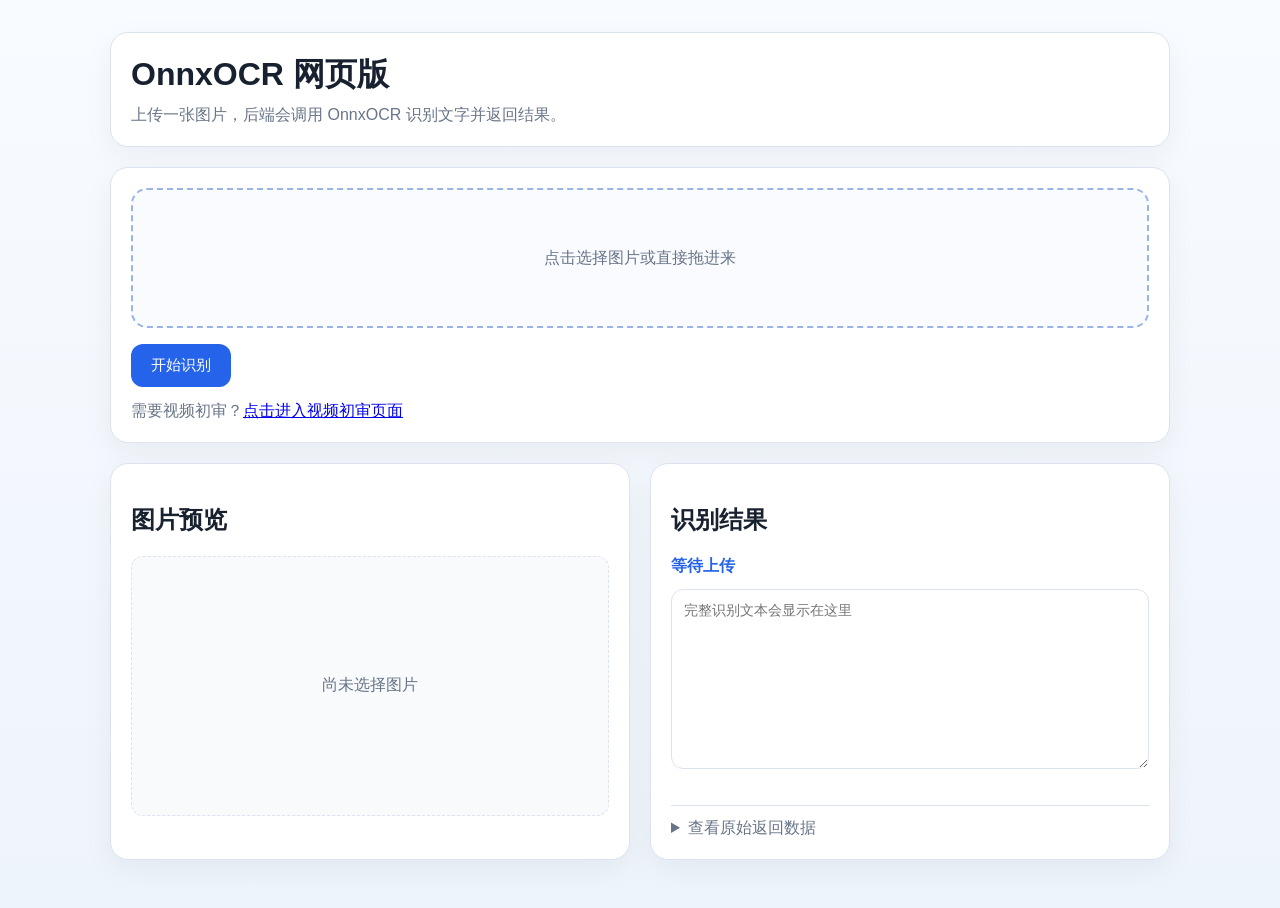
<file: templates/index.html>
<!DOCTYPE html>
<html lang="zh-CN">
  <head>
    <meta charset="UTF-8" />
    <meta name="viewport" content="width=device-width, initial-scale=1.0" />
    <title>OnnxOCR Demo</title>
    <link rel="stylesheet" href="/static/style.css" />
  </head>
  <body>
    <main class="container">
      <section class="card hero">
        <h1>OnnxOCR 网页版</h1>
        <p>上传一张图片，后端会调用 OnnxOCR 识别文字并返回结果。</p>
      </section>

      <section class="card uploader">
        <form id="ocr-form">
          <label class="upload-box" for="file-input">
            <input id="file-input" name="file" type="file" accept="image/*" required />
            <span>点击选择图片或直接拖进来</span>
          </label>
          <button id="submit-btn" type="submit">开始识别</button>
        </form>
        <div style="margin-top: 14px; color: #687588;">
          需要视频初审？<a href="/video-review">点击进入视频初审页面</a>
        </div>
      </section>

      <section class="grid">
        <div class="card preview-card">
          <h2>图片预览</h2>
          <img id="preview" alt="预览图" />
          <div id="empty-preview" class="placeholder">尚未选择图片</div>
        </div>

        <div class="card result-card">
          <h2>识别结果</h2>
          <div id="status" class="status">等待上传</div>
          <textarea id="full-text" placeholder="完整识别文本会显示在这里"></textarea>
          <div id="items"></div>
          <details class="debug-box">
            <summary>查看原始返回数据</summary>
            <pre id="raw-json">尚无数据</pre>
          </details>
        </div>
      </section>
    </main>

    <script>
      const form = document.getElementById('ocr-form');
      const input = document.getElementById('file-input');
      const preview = document.getElementById('preview');
      const emptyPreview = document.getElementById('empty-preview');
      const statusEl = document.getElementById('status');
      const fullTextEl = document.getElementById('full-text');
      const itemsEl = document.getElementById('items');
      const submitBtn = document.getElementById('submit-btn');
      const rawJsonEl = document.getElementById('raw-json');

      function renderPreview(file) {
        if (!file) return;
        const url = URL.createObjectURL(file);
        preview.src = url;
        preview.style.display = 'block';
        emptyPreview.style.display = 'none';
      }

      function renderItems(items) {
        itemsEl.innerHTML = '';
        if (!items || !items.length) {
          itemsEl.innerHTML = '<div class="muted">没有识别到文字</div>';
          return;
        }

        items.forEach((item, index) => {
          const div = document.createElement('div');
          div.className = 'ocr-item';
          div.innerHTML = `
            <div class="ocr-item-head">#${index + 1} <span>${(item.score ?? 0).toFixed(4)}</span></div>
            <div class="ocr-text">${item.text || ''}</div>
          `;
          itemsEl.appendChild(div);
        });
      }

      input.addEventListener('change', () => {
        const file = input.files?.[0];
        if (file) renderPreview(file);
      });

      form.addEventListener('submit', async (e) => {
        e.preventDefault();
        const file = input.files?.[0];
        if (!file) {
          alert('请先选择图片');
          return;
        }

        const formData = new FormData();
        formData.append('file', file);

        submitBtn.disabled = true;
        statusEl.textContent = '识别中...';
        fullTextEl.value = '';
        itemsEl.innerHTML = '';
        rawJsonEl.textContent = '识别中...';

        try {
          const resp = await fetch('/api/ocr', {
            method: 'POST',
            body: formData,
          });
          const data = await resp.json();

          if (!resp.ok) {
            throw new Error(data.detail || '识别失败');
          }

          statusEl.textContent = data.count > 0 ? `识别完成，共 ${data.count} 条结果` : '识别完成，但没有识别到文字';
          fullTextEl.value = data.full_text || '';
          rawJsonEl.textContent = JSON.stringify(data, null, 2);
          renderItems(data.items || []);
        } catch (err) {
          statusEl.textContent = '识别失败';
          itemsEl.innerHTML = `<div class="error">${err.message}</div>`;
          rawJsonEl.textContent = err.message || '识别失败';
        } finally {
          submitBtn.disabled = false;
        }
      });
    </script>
  </body>
</html>
</file>
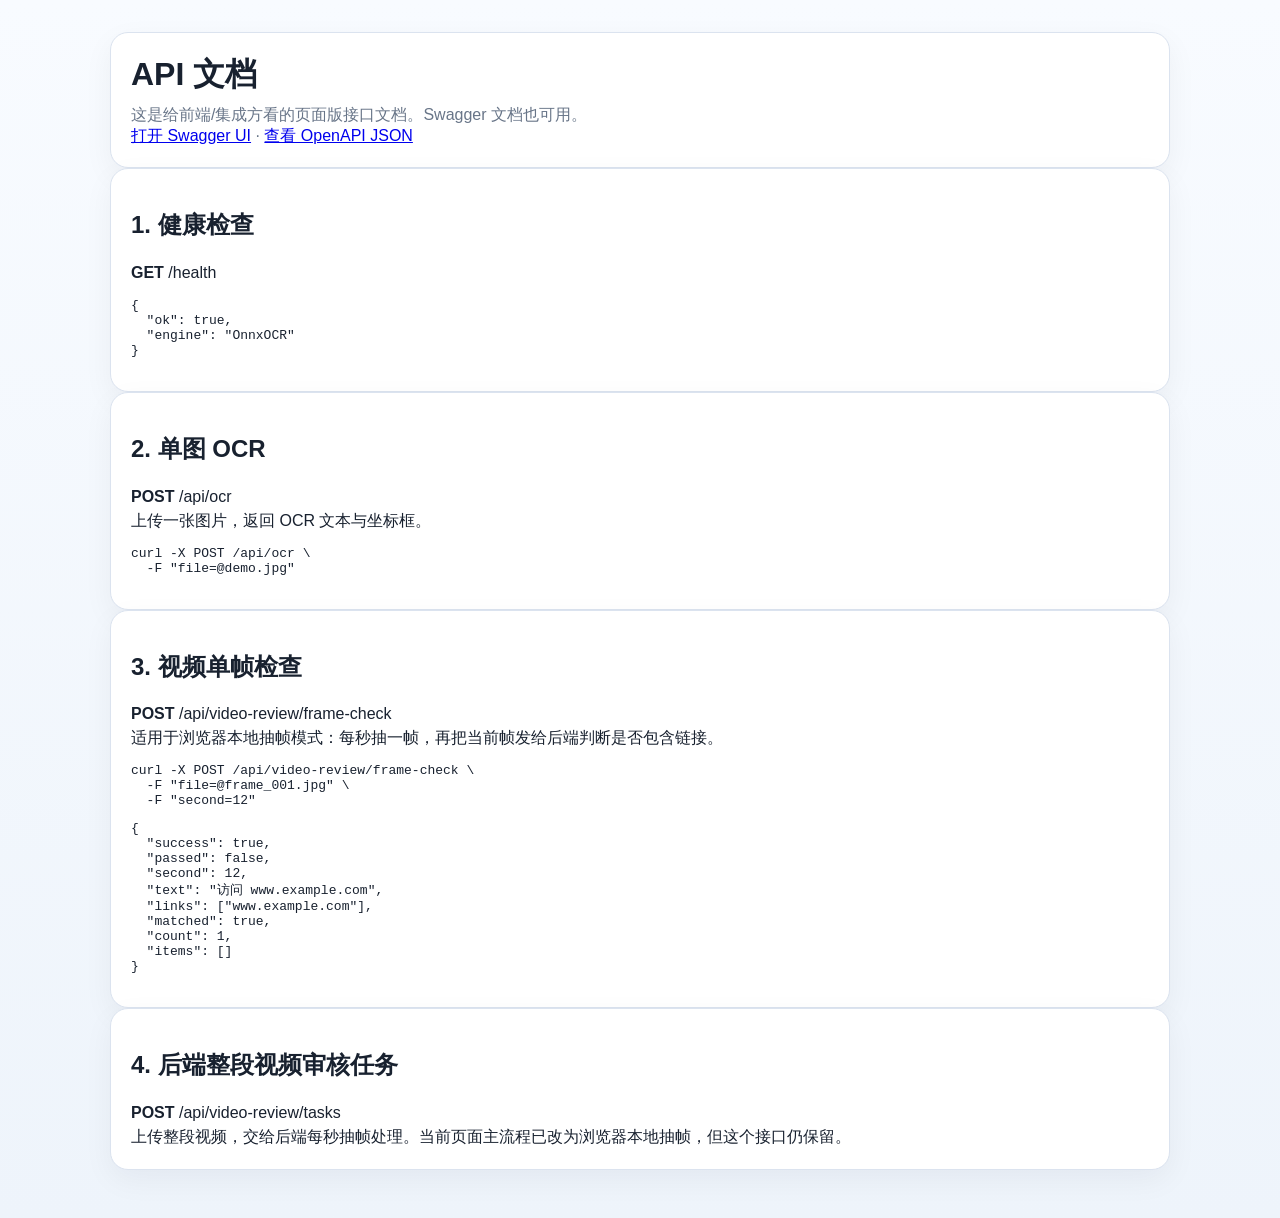
<file: templates/api_docs.html>
<!DOCTYPE html>
<html lang="zh-CN">
  <head>
    <meta charset="UTF-8" />
    <meta name="viewport" content="width=device-width, initial-scale=1.0" />
    <title>API 文档</title>
    <link rel="stylesheet" href="/static/style.css" />
  </head>
  <body>
    <main class="container">
      <section class="card hero">
        <h1>API 文档</h1>
        <p>这是给前端/集成方看的页面版接口文档。Swagger 文档也可用。</p>
        <p>
          <a href="/docs">打开 Swagger UI</a>
          ·
          <a href="/openapi.json">查看 OpenAPI JSON</a>
        </p>
      </section>

      <section class="card">
        <h2>1. 健康检查</h2>
        <div class="ocr-text"><strong>GET</strong> /health</div>
        <pre class="doc-pre">{
  "ok": true,
  "engine": "OnnxOCR"
}</pre>
      </section>

      <section class="card">
        <h2>2. 单图 OCR</h2>
        <div class="ocr-text"><strong>POST</strong> /api/ocr</div>
        <div class="ocr-text">上传一张图片，返回 OCR 文本与坐标框。</div>
        <pre class="doc-pre">curl -X POST /api/ocr \
  -F "file=@demo.jpg"</pre>
      </section>

      <section class="card">
        <h2>3. 视频单帧检查</h2>
        <div class="ocr-text"><strong>POST</strong> /api/video-review/frame-check</div>
        <div class="ocr-text">适用于浏览器本地抽帧模式：每秒抽一帧，再把当前帧发给后端判断是否包含链接。</div>
        <pre class="doc-pre">curl -X POST /api/video-review/frame-check \
  -F "file=@frame_001.jpg" \
  -F "second=12"</pre>
        <pre class="doc-pre">{
  "success": true,
  "passed": false,
  "second": 12,
  "text": "访问 www.example.com",
  "links": ["www.example.com"],
  "matched": true,
  "count": 1,
  "items": []
}</pre>
      </section>

      <section class="card">
        <h2>4. 后端整段视频审核任务</h2>
        <div class="ocr-text"><strong>POST</strong> /api/video-review/tasks</div>
        <div class="ocr-text">上传整段视频，交给后端每秒抽帧处理。当前页面主流程已改为浏览器本地抽帧，但这个接口仍保留。</div>
      </section>
    </main>
  </body>
</html>
</file>
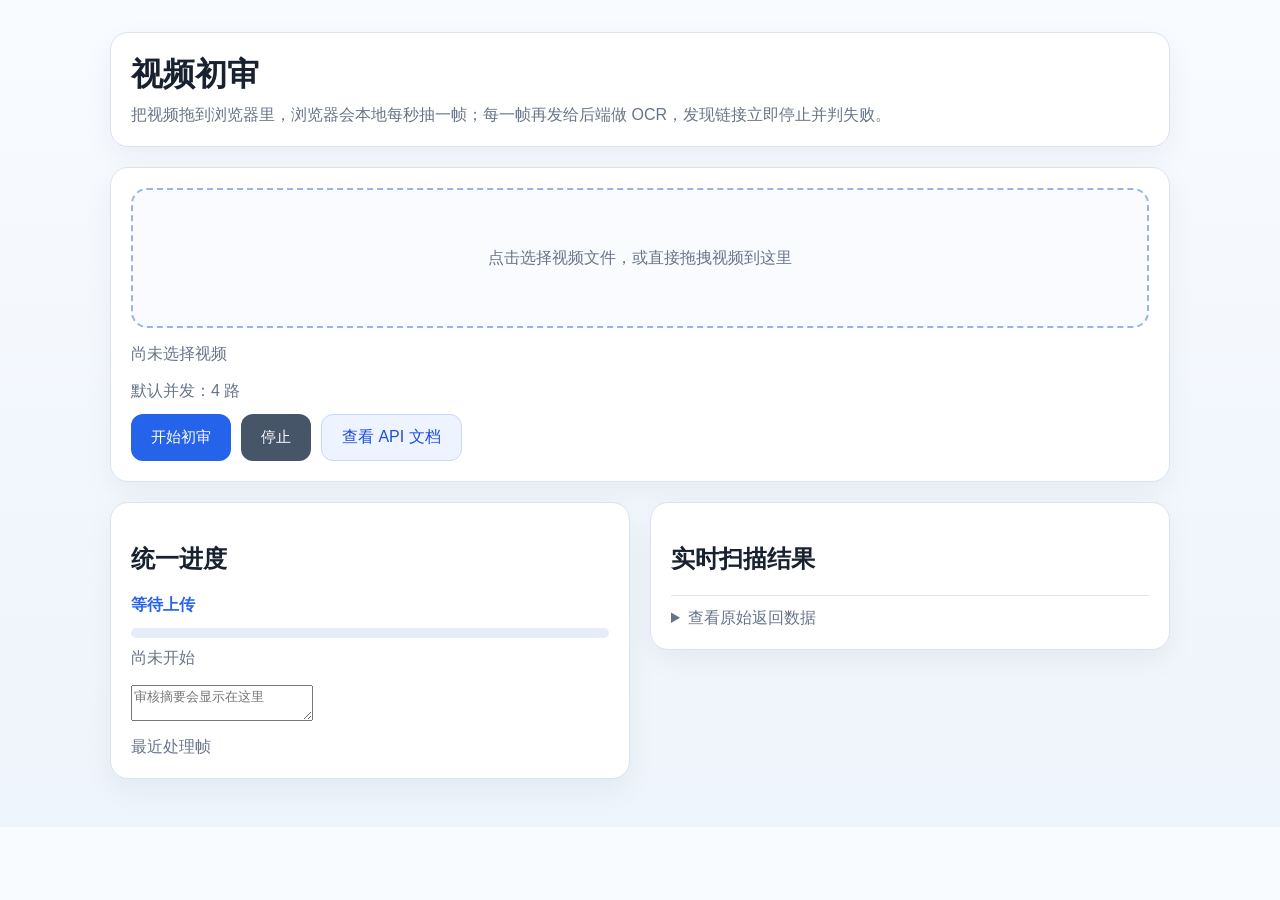
<file: templates/video_review.html>
<!DOCTYPE html>
<html lang="zh-CN">
  <head>
    <meta charset="UTF-8" />
    <meta name="viewport" content="width=device-width, initial-scale=1.0" />
    <title>视频初审</title>
    <link rel="stylesheet" href="/static/style.css" />
  </head>
  <body>
    <main class="container">
      <section class="card hero">
        <h1>视频初审</h1>
        <p>把视频拖到浏览器里，浏览器会本地每秒抽一帧；每一帧再发给后端做 OCR，发现链接立即停止并判失败。</p>
      </section>

      <section class="card uploader">
        <form id="video-form">
          <label class="upload-box" id="video-dropzone" for="video-input">
            <input id="video-input" name="file" type="file" accept="video/*" required />
            <span id="video-dropzone-text">点击选择视频文件，或直接拖拽视频到这里</span>
          </label>
          <div id="video-file-meta" class="muted" style="margin: 12px 0 16px;">尚未选择视频</div>
          <div class="muted" style="margin: 0 0 12px;">默认并发：4 路</div>
          <div class="button-row">
            <button id="video-submit-btn" type="submit">开始初审</button>
            <button id="video-stop-btn" type="button" class="secondary-btn">停止</button>
            <a href="/api-docs" class="doc-link-btn">查看 API 文档</a>
          </div>
        </form>
      </section>

      <section class="grid grid-review">
        <div class="card preview-card">
          <h2>统一进度</h2>
          <div id="video-status" class="status">等待上传</div>
          <div class="progress-wrap">
            <div class="progress-bar"><div id="progress-fill" class="progress-fill"></div></div>
            <div id="progress-meta" class="muted progress-meta">尚未开始</div>
          </div>
          <textarea id="video-summary" placeholder="审核摘要会显示在这里"></textarea>
          <div class="frame-preview-wrap">
            <div class="muted">最近处理帧</div>
            <img id="current-frame-preview" class="frame-preview" alt="当前扫描帧" />
          </div>
        </div>

        <div class="card result-card">
          <h2>实时扫描结果</h2>
          <div id="video-items"></div>
          <details class="debug-box">
            <summary>查看原始返回数据</summary>
            <pre id="video-raw-json">尚无数据</pre>
          </details>
        </div>
      </section>

      <video id="hidden-video" style="display:none;" preload="metadata" playsinline muted></video>
      <canvas id="hidden-canvas" style="display:none;"></canvas>
    </main>

    <script>
      const form = document.getElementById('video-form');
      const input = document.getElementById('video-input');
      const statusEl = document.getElementById('video-status');
      const summaryEl = document.getElementById('video-summary');
      const itemsEl = document.getElementById('video-items');
      const rawJsonEl = document.getElementById('video-raw-json');
      const submitBtn = document.getElementById('video-submit-btn');
      const stopBtn = document.getElementById('video-stop-btn');
      const dropzone = document.getElementById('video-dropzone');
      const dropzoneText = document.getElementById('video-dropzone-text');
      const fileMetaEl = document.getElementById('video-file-meta');
      const progressMetaEl = document.getElementById('progress-meta');
      const progressFillEl = document.getElementById('progress-fill');
      const currentFramePreviewEl = document.getElementById('current-frame-preview');
      const hiddenVideo = document.getElementById('hidden-video');
      const hiddenCanvas = document.getElementById('hidden-canvas');
      const CONCURRENCY = 4;
      let selectedFile = null;
      let shouldStop = false;

      function resetUIForRun() {
        statusEl.textContent = '准备开始...';
        progressMetaEl.textContent = '等待读取视频';
        progressFillEl.style.width = '0%';
        summaryEl.value = '';
        itemsEl.innerHTML = '';
        rawJsonEl.textContent = '处理中...';
        currentFramePreviewEl.style.display = 'none';
        currentFramePreviewEl.removeAttribute('src');
      }

      function setSelectedFile(file) {
        selectedFile = file || null;
        if (!file) {
          fileMetaEl.textContent = '尚未选择视频';
          dropzoneText.textContent = '点击选择视频文件，或直接拖拽视频到这里';
          return;
        }
        fileMetaEl.textContent = `已选择：${file.name}（${(file.size / 1024 / 1024).toFixed(2)} MB）`;
        dropzoneText.textContent = '视频已就绪，可以开始初审';
      }

      function setPreview(url) {
        if (!url) return;
        currentFramePreviewEl.src = url;
        currentFramePreviewEl.style.display = 'block';
      }

      function formatEta(seconds) {
        if (!Number.isFinite(seconds) || seconds < 0) return '预计剩余时间：--';
        if (seconds < 60) return `预计剩余时间：${Math.round(seconds)}s`;
        const m = Math.floor(seconds / 60);
        const s = Math.round(seconds % 60);
        return `预计剩余时间：${m}m ${s}s`;
      }

      function appendProgressCard(payload) {
        const div = document.createElement('div');
        div.className = `ocr-item ${payload.matched ? 'hit-card' : ''}`;
        div.innerHTML = `
          <div class="ocr-item-head">第 ${payload.second}s <span>${payload.frames_scanned}/${payload.frames_total}</span></div>
          ${payload.preview_url ? `<img class="hit-preview" src="${payload.preview_url}" alt="frame preview" />` : ''}
          <div class="ocr-text"><strong>OCR：</strong>${payload.text || '（空）'}</div>
          <div class="ocr-text"><strong>链接命中：</strong>${payload.links?.length ? payload.links.join(', ') : '无'}</div>
        `;
        itemsEl.prepend(div);
      }

      function waitForEvent(target, eventName) {
        return new Promise((resolve) => {
          const handler = () => {
            target.removeEventListener(eventName, handler);
            resolve();
          };
          target.addEventListener(eventName, handler);
        });
      }

      async function loadVideo(file) {
        const objectUrl = URL.createObjectURL(file);
        hiddenVideo.src = objectUrl;
        hiddenVideo.load();
        await waitForEvent(hiddenVideo, 'loadedmetadata');
        return objectUrl;
      }

      async function seekAndCaptureAt(second) {
        await new Promise((resolve, reject) => {
          const onSeeked = () => resolve();
          const onError = () => reject(new Error('视频 seek 失败'));
          hiddenVideo.addEventListener('seeked', onSeeked, { once: true });
          hiddenVideo.addEventListener('error', onError, { once: true });
          hiddenVideo.currentTime = Math.min(second - 1, Math.max(hiddenVideo.duration - 0.05, 0));
        });
        const width = hiddenVideo.videoWidth;
        const height = hiddenVideo.videoHeight;
        hiddenCanvas.width = width;
        hiddenCanvas.height = height;
        const ctx = hiddenCanvas.getContext('2d');
        ctx.drawImage(hiddenVideo, 0, 0, width, height);
        const previewUrl = hiddenCanvas.toDataURL('image/jpeg', 0.85);
        const blob = await new Promise((resolve) => hiddenCanvas.toBlob(resolve, 'image/jpeg', 0.9));
        return { blob, previewUrl };
      }

      async function ocrFrame(blob, second) {
        const formData = new FormData();
        formData.append('file', blob, `frame_${String(second).padStart(6, '0')}.jpg`);
        formData.append('second', String(second));
        const resp = await fetch('/api/video-review/frame-check', { method: 'POST', body: formData });
        const data = await resp.json();
        if (!resp.ok) throw new Error(data.detail || '帧检查失败');
        return data;
      }

      async function processSecond(second, duration) {
        const { blob, previewUrl } = await seekAndCaptureAt(second);
        const ocrData = await ocrFrame(blob, second);
        return {
          second,
          preview_url: previewUrl,
          text: ocrData.text || '',
          links: ocrData.links || [],
          matched: !!ocrData.matched,
          frames_total: duration,
          raw: ocrData,
        };
      }

      async function runBrowserFrameReview(file) {
        shouldStop = false;
        resetUIForRun();
        submitBtn.disabled = true;
        const startedAt = performance.now();
        let objectUrl = null;
        let processed = 0;
        let hitFound = false;

        try {
          objectUrl = await loadVideo(file);
          const duration = Math.max(Math.floor(hiddenVideo.duration), 1);
          statusEl.textContent = '审核中...';
          progressMetaEl.textContent = `视频时长约 ${duration}s，前端并发 ${CONCURRENCY} 路`;

          let nextSecond = 1;
          const workers = Array.from({ length: Math.min(CONCURRENCY, duration) }, async () => {
            while (!shouldStop && !hitFound && nextSecond <= duration) {
              const current = nextSecond++;
              const result = await processSecond(current, duration);
              processed += 1;
              const elapsedSeconds = (performance.now() - startedAt) / 1000;
              const progress = processed / duration;
              const etaSeconds = (elapsedSeconds / Math.max(processed, 1)) * (duration - processed);
              const payload = {
                ...result,
                frames_scanned: processed,
                progress,
                eta_seconds: etaSeconds,
              };

              setPreview(payload.preview_url);
              progressFillEl.style.width = `${Math.max(2, progress * 100)}%`;
              progressMetaEl.textContent = `正在扫描第 ${payload.second}s（${processed}/${duration}） · ${formatEta(etaSeconds)} · 并发 ${CONCURRENCY}`;
              summaryEl.value = payload.text || '';
              rawJsonEl.textContent = JSON.stringify(payload, null, 2);
              appendProgressCard(payload);

              if (payload.matched) {
                hitFound = true;
                statusEl.textContent = '审核失败';
                progressFillEl.style.width = '100%';
                progressMetaEl.textContent = `第 ${payload.second}s 检测到链接`;
                summaryEl.value = `审核失败\n首次命中秒数: ${payload.second}\n命中链接: ${payload.links.join(', ')}`;
                break;
              }
            }
          });

          await Promise.all(workers);

          if (shouldStop) {
            statusEl.textContent = '已停止';
            progressMetaEl.textContent = '任务已手动停止';
          } else if (!hitFound) {
            statusEl.textContent = '审核通过';
            progressFillEl.style.width = '100%';
            progressMetaEl.textContent = `视频中未检测到链接 · 并发 ${CONCURRENCY}`;
            summaryEl.value = `审核通过\n已扫描 ${duration} 秒\n前端并发 ${CONCURRENCY} 路`;
          }
        } finally {
          submitBtn.disabled = false;
          if (objectUrl) URL.revokeObjectURL(objectUrl);
        }
      }

      input.addEventListener('change', () => {
        const file = input.files?.[0];
        setSelectedFile(file);
      });

      ['dragenter', 'dragover'].forEach((eventName) => {
        dropzone.addEventListener(eventName, (e) => {
          e.preventDefault();
          e.stopPropagation();
          dropzone.classList.add('dragover');
        });
      });

      ['dragleave', 'dragend', 'drop'].forEach((eventName) => {
        dropzone.addEventListener(eventName, (e) => {
          e.preventDefault();
          e.stopPropagation();
          dropzone.classList.remove('dragover');
        });
      });

      dropzone.addEventListener('drop', (e) => {
        const files = e.dataTransfer?.files;
        if (!files || !files.length) return;
        const file = files[0];
        if (!file.type.startsWith('video/')) {
          alert('请拖入视频文件');
          return;
        }
        const dt = new DataTransfer();
        dt.items.add(file);
        input.files = dt.files;
        setSelectedFile(file);
      });

      stopBtn.addEventListener('click', () => {
        shouldStop = true;
      });

      form.addEventListener('submit', async (e) => {
        e.preventDefault();
        const file = input.files?.[0] || selectedFile;
        if (!file) {
          alert('请先选择视频');
          return;
        }
        try {
          await runBrowserFrameReview(file);
        } catch (err) {
          statusEl.textContent = '审核失败';
          progressMetaEl.textContent = '浏览器抽帧失败';
          summaryEl.value = err.message || '审核失败';
          itemsEl.innerHTML = `<div class="error">${err.message}</div>`;
          rawJsonEl.textContent = err.message || '审核失败';
          submitBtn.disabled = false;
        }
      });
    </script>
  </body>
</html>
</file>
<file: static/style.css>
:root {
  color-scheme: light;
  --bg: #f6f8fb;
  --card: #ffffff;
  --line: #dbe3ef;
  --text: #18212f;
  --muted: #687588;
  --primary: #2563eb;
  --primary-dark: #1d4ed8;
}

* {
  box-sizing: border-box;
}

body {
  margin: 0;
  font-family: -apple-system, BlinkMacSystemFont, "Segoe UI", sans-serif;
  background: linear-gradient(180deg, #f8fbff 0%, #eef4fb 100%);
  color: var(--text);
}

.container {
  max-width: 1100px;
  margin: 0 auto;
  padding: 32px 20px 48px;
}

.card {
  background: var(--card);
  border: 1px solid var(--line);
  border-radius: 18px;
  padding: 20px;
  box-shadow: 0 10px 30px rgba(15, 23, 42, 0.05);
}

.hero h1 {
  margin: 0 0 8px;
  font-size: 32px;
}

.hero p {
  margin: 0;
  color: var(--muted);
}

.uploader {
  margin-top: 20px;
}

.upload-box {
  display: flex;
  align-items: center;
  justify-content: center;
  min-height: 140px;
  border: 2px dashed #9ab4e5;
  border-radius: 16px;
  cursor: pointer;
  background: #f9fbff;
  color: var(--muted);
  margin-bottom: 16px;
  transition: all 0.18s ease;
  text-align: center;
  padding: 16px;
}

.upload-box.dragover {
  border-color: var(--primary);
  background: #eef4ff;
  color: var(--primary-dark);
  transform: translateY(-1px);
}

.upload-box input {
  display: none;
}

button {
  border: none;
  background: var(--primary);
  color: #fff;
  padding: 12px 20px;
  border-radius: 12px;
  font-size: 15px;
  cursor: pointer;
}

button:hover {
  background: var(--primary-dark);
}

button:disabled {
  opacity: 0.7;
  cursor: not-allowed;
}

.button-row {
  display: flex;
  gap: 10px;
  flex-wrap: wrap;
}

.secondary-btn {
  background: #475569;
}

.secondary-btn:hover {
  background: #334155;
}

.doc-link-btn {
  display: inline-flex;
  align-items: center;
  justify-content: center;
  padding: 12px 20px;
  border-radius: 12px;
  background: #eef4ff;
  color: #1d4ed8;
  text-decoration: none;
  border: 1px solid #c7d7fe;
}

.doc-link-btn:hover {
  background: #dbeafe;
}

.grid {
  display: grid;
  grid-template-columns: 1fr 1fr;
  gap: 20px;
  margin-top: 20px;
}

.preview-card img {
  max-width: 100%;
  border-radius: 12px;
  display: none;
}

.placeholder {
  min-height: 260px;
  display: flex;
  align-items: center;
  justify-content: center;
  color: var(--muted);
  background: #f8fafc;
  border-radius: 12px;
  border: 1px dashed var(--line);
}

.result-card textarea {
  width: 100%;
  min-height: 180px;
  margin: 12px 0 16px;
  border-radius: 12px;
  border: 1px solid var(--line);
  padding: 12px;
  font-size: 14px;
  resize: vertical;
}

.status {
  color: var(--primary);
  font-weight: 600;
}

.ocr-item {
  border: 1px solid var(--line);
  border-radius: 12px;
  padding: 12px;
  margin-bottom: 10px;
  background: #fbfdff;
}

.hit-card {
  border-color: #fecaca;
  background: #fff1f2;
}

.grid-review {
  align-items: start;
}

.progress-wrap {
  margin: 12px 0 16px;
}

.progress-bar {
  width: 100%;
  height: 10px;
  background: #e5edf8;
  border-radius: 999px;
  overflow: hidden;
}

.progress-fill {
  width: 0%;
  height: 100%;
  background: linear-gradient(90deg, #2563eb 0%, #60a5fa 100%);
  transition: width 0.25s ease;
}

.progress-meta {
  margin-top: 10px;
}

.frame-preview-wrap {
  margin-top: 12px;
}

.frame-preview,
.hit-preview {
  width: 100%;
  border-radius: 12px;
  border: 1px solid var(--line);
  margin-top: 10px;
  display: block;
  background: #f8fafc;
}

.frame-preview {
  display: none;
  min-height: 120px;
}

.hit-preview {
  margin-bottom: 10px;
}

.ocr-item-head {
  display: flex;
  justify-content: space-between;
  font-size: 13px;
  color: var(--muted);
  margin-bottom: 8px;
}

.ocr-text {
  white-space: pre-wrap;
  line-height: 1.5;
}

.muted {
  color: var(--muted);
}

.error {
  color: #b91c1c;
  background: #fef2f2;
  border: 1px solid #fecaca;
  padding: 12px;
  border-radius: 12px;
}

.debug-box {
  margin-top: 16px;
  border-top: 1px solid var(--line);
  padding-top: 12px;
}

.debug-box summary {
  cursor: pointer;
  color: var(--muted);
}

.debug-box pre {
  margin-top: 12px;
  background: #0f172a;
  color: #e2e8f0;
  padding: 12px;
  border-radius: 12px;
  overflow: auto;
  font-size: 12px;
  line-height: 1.5;
}

@media (max-width: 800px) {
  .grid {
    grid-template-columns: 1fr;
  }
}
</file>
